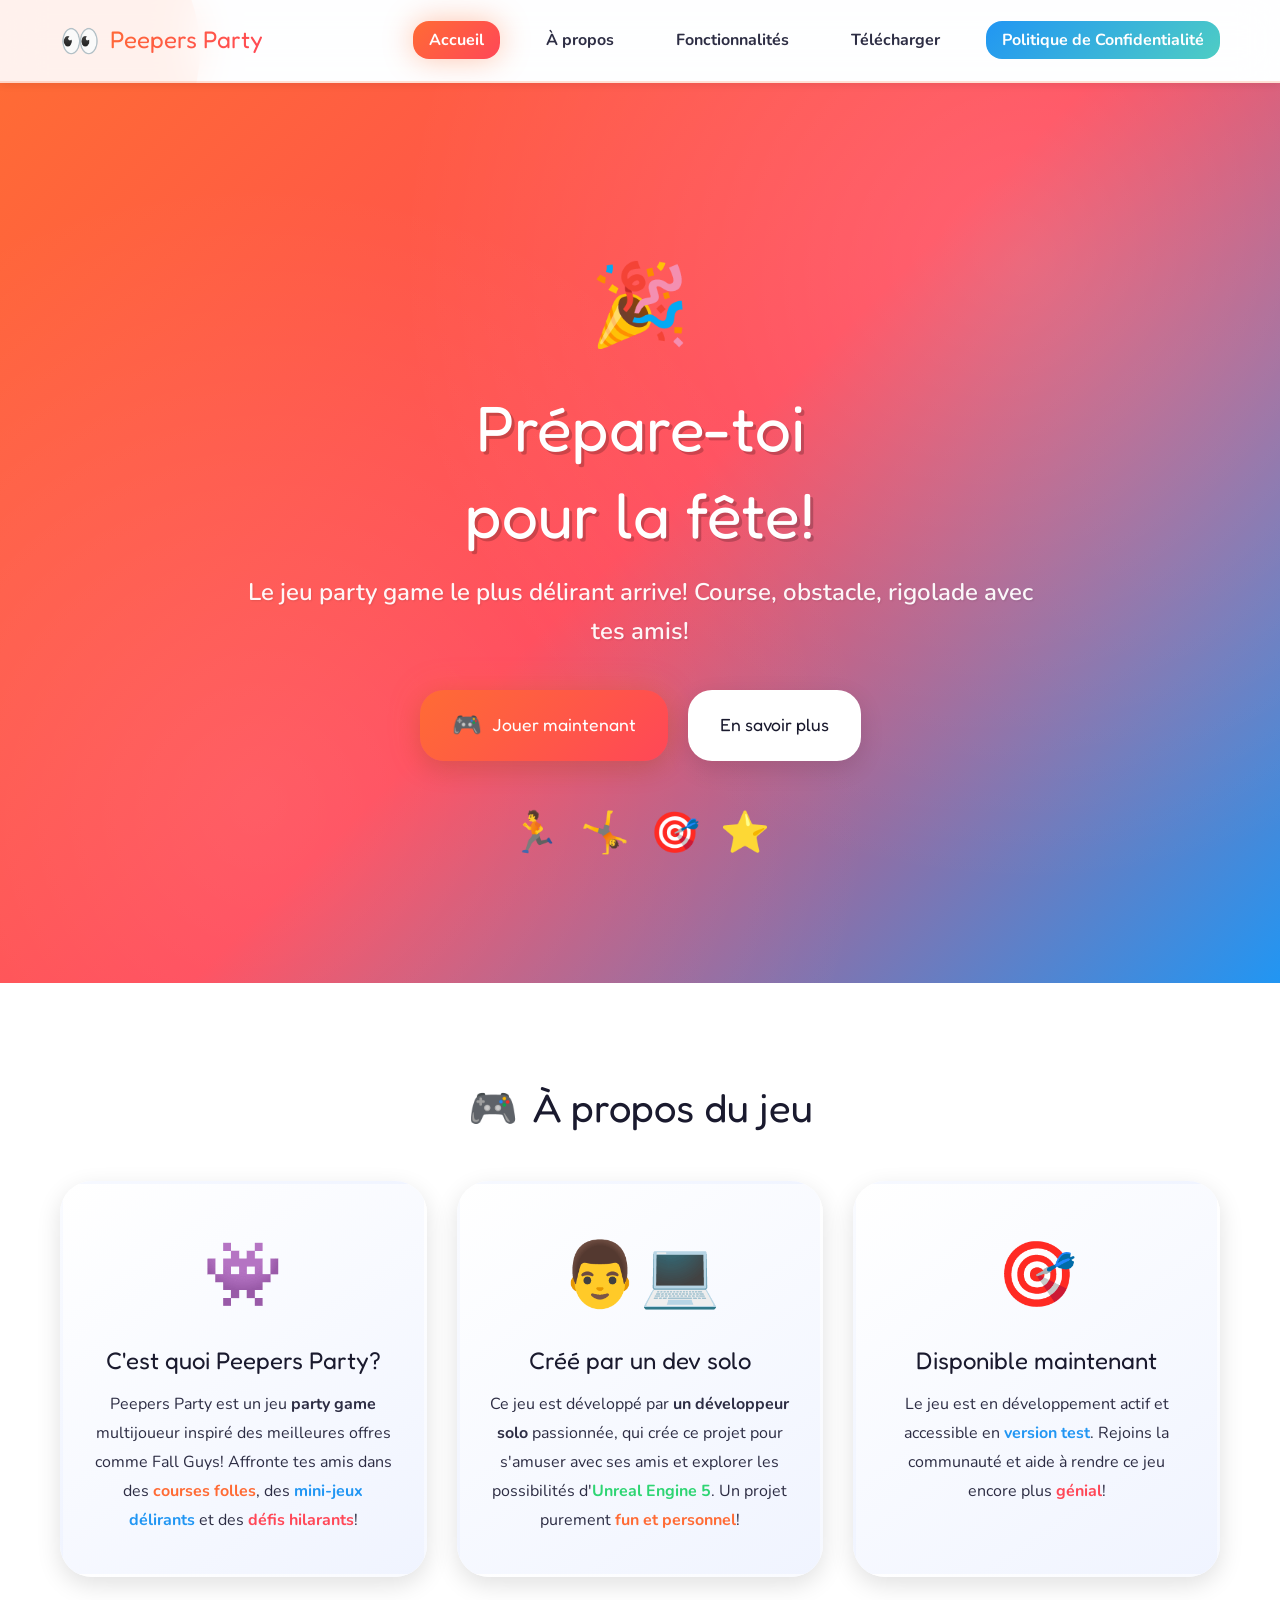
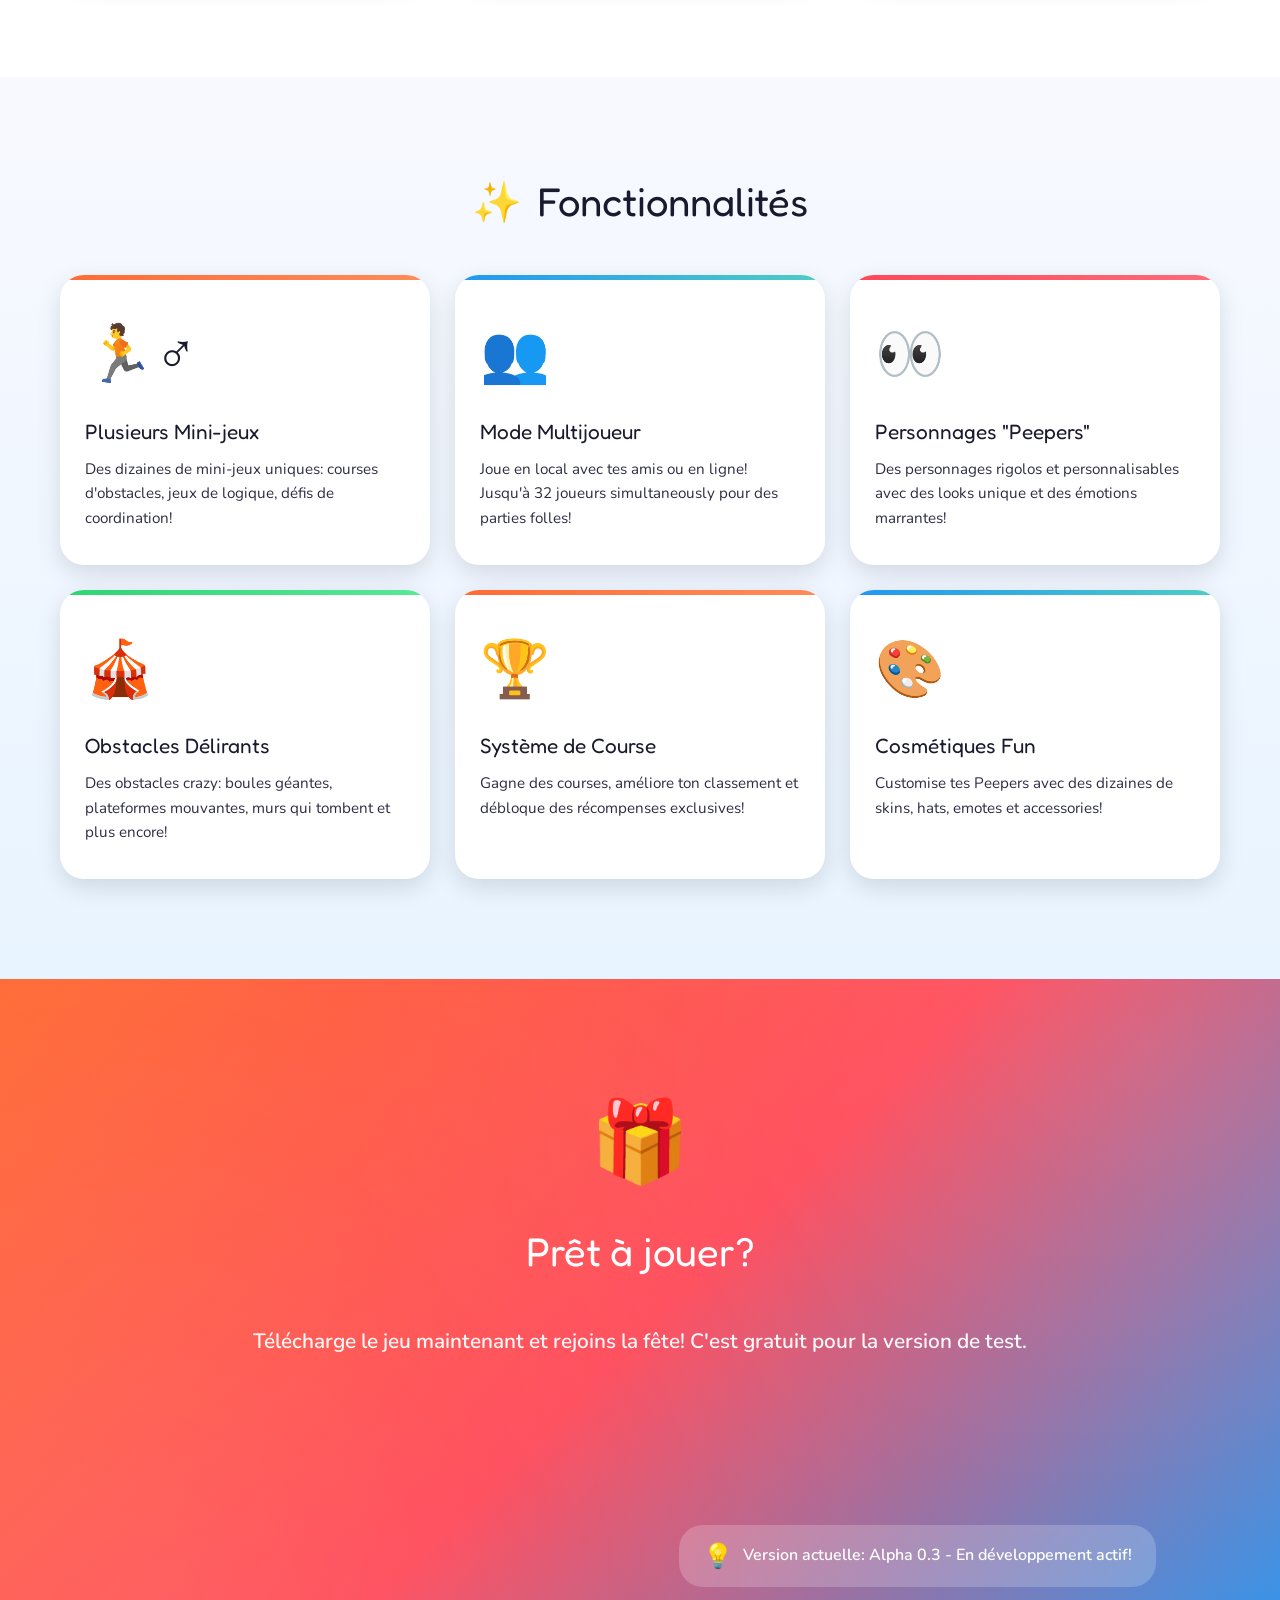
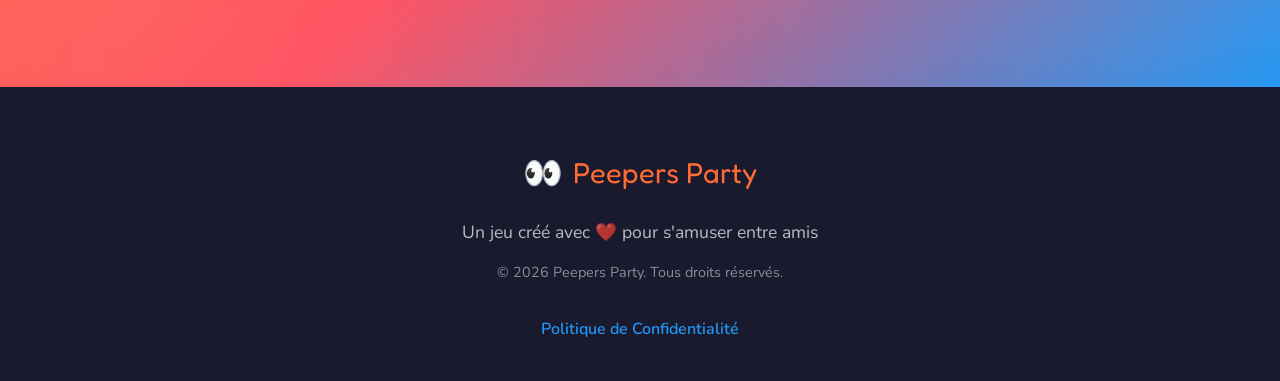
<file: index.html>
<!DOCTYPE html>
<html lang="fr">
<head>
    <meta charset="UTF-8">
    <meta name="viewport" content="width=device-width, initial-scale=1.0">
    <title>Peepers Party - Le jeu party game ultime!</title>
    <link rel="stylesheet" href="style.css">
    <link rel="preconnect" href="https://fonts.googleapis.com">
    <link rel="preconnect" href="https://fonts.gstatic.com" crossorigin>
    <link href="https://fonts.googleapis.com/css2?family=Fredoka+One&family=Nunito:wght@400;600;700;800&display=swap" rel="stylesheet">
</head>
<body>
    <!-- Formes décoratives en arrière-plan -->
    <div class="decorative-shapes">
        <div class="shape shape-1"></div>
        <div class="shape shape-2"></div>
        <div class="shape shape-3"></div>
        <div class="shape shape-4"></div>
        <div class="shape shape-5"></div>
        <div class="shape shape-6"></div>
    </div><!-- Navigation -->
    <nav class="navbar">
        <div class="nav-container">
            <a href="index.html" class="logo">
                <span class="logo-emoji">👀</span>
                <span class="logo-text">Peepers Party</span>
            </a>
            <ul class="nav-links">
                <li><a href="#home" class="active">Accueil</a></li>
                <li><a href="#about">À propos</a></li>
                <li><a href="#features">Fonctionnalités</a></li>
                <li><a href="#download">Télécharger</a></li>
                <li><a href="privacy-policy.html" class="nav-privacy">Politique de Confidentialité</a></li>
            </ul>
            <div class="menu-toggle">
                <span></span>
                <span></span>
                <span></span>
            </div>
        </div>
    </nav><!-- Hero Section -->
    <section id="home" class="hero">
        <div class="hero-content">
            <div class="hero-emoji">🎉</div>
            <h1 class="hero-title">
                <span class="title-word">Prépare-toi</span>
                <span class="title-word">pour la fête!</span>
            </h1>
            <p class="hero-subtitle">Le jeu party game le plus délirant arrive! Course, obstacle, rigolade avec tes amis!</p>
            <div class="hero-buttons">
                <a href="#download" class="btn btn-primary">
                    <span class="btn-icon">🎮</span>
                    Jouer maintenant
                </a>
                <a href="#about" class="btn btn-secondary">En savoir plus</a>
            </div>
            <div class="hero-decoration">
                <span class="bounce-emoji">🏃</span>
                <span class="bounce-emoji">🤸</span>
                <span class="bounce-emoji">🎯</span>
                <span class="bounce-emoji">⭐</span>
            </div>
        </div>
    </section><!-- À propos Section -->
    <section id="about" class="about-section">
        <div class="container">
            <h2 class="section-title">
                <span class="title-icon">🎮</span>
                À propos du jeu
            </h2>
            <div class="about-content">
                <div class="about-card">
                    <div class="about-icon">👾</div>
                    <h3>C'est quoi Peepers Party?</h3>
                    <p>Peepers Party est un jeu <strong>party game</strong> multijoueur inspiré des meilleures offres comme Fall Guys! Affronte tes amis dans des<span class="highlight-orange"> courses folles</span>, des <span class="highlight-blue">mini-jeux délirants</span> et des <span class="highlight-red">défis hilarants</span>!</p>
                </div>
                <div class="about-card">
                    <div class="about-icon">👨💻</div>
                    <h3>Créé par un dev solo</h3>
                    <p>Ce jeu est développé par <strong>un développeur solo</strong> passionnée, qui crée ce projet pour s'amuser avec ses amis et explorer les possibilités d'<span class="highlight-green">Unreal Engine 5</span>. Un projet purement <span class="highlight-orange">fun et personnel</span>!</p>
                </div>
                <div class="about-card">
                    <div class="about-icon">🎯</div>
                    <h3>Disponible maintenant</h3>
                    <p>Le jeu est en développement actif et accessible en <span class="highlight-blue">version test</span>. Rejoins la communauté et aide à rendre ce jeu encore plus <span class="highlight-red">génial</span>!</p>
                </div>
            </div>
        </div>
    </section><!-- Fonctionnalités Section -->
    <section id="features" class="features-section">
        <div class="container">
            <h2 class="section-title">
                <span class="title-icon">✨</span>
                Fonctionnalités
            </h2>
            <div class="features-grid">
                <div class="feature-card feature-orange">
                    <div class="feature-icon">🏃♂️</div>
                    <h3>Plusieurs Mini-jeux</h3>
                    <p>Des dizaines de mini-jeux uniques: courses d'obstacles, jeux de logique, défis de coordination!</p>
                </div>
                <div class="feature-card feature-blue">
                    <div class="feature-icon">👥</div>
                    <h3>Mode Multijoueur</h3>
                    <p>Joue en local avec tes amis ou en ligne! Jusqu'à 32 joueurs simultaneously pour des parties folles!</p>
                </div>
                <div class="feature-card feature-red">
                    <div class="feature-icon">👀</div>
                    <h3>Personnages "Peepers"</h3>
                    <p>Des personnages rigolos et personnalisables avec des looks unique et des émotions marrantes!</p>
                </div>
                <div class="feature-card feature-green">
                    <div class="feature-icon">🎪</div>
                    <h3>Obstacles Délirants</h3>
                    <p>Des obstacles crazy: boules géantes, plateformes mouvantes, murs qui tombent et plus encore!</p>
                </div>
                <div class="feature-card feature-orange">
                    <div class="feature-icon">🏆</div>
                    <h3>Système de Course</h3>
                    <p>Gagne des courses, améliore ton classement et débloque des récompenses exclusives!</p>
                </div>
                <div class="feature-card feature-blue">
                    <div class="feature-icon">🎨</div>
                    <h3>Cosmétiques Fun</h3>
                    <p>Customise tes Peepers avec des dizaines de skins, hats, emotes et accessories!</p>
                </div>
            </div>
        </div>
    </section><!-- Télécharger Section -->
    <section id="download" class="download-section">
        <div class="container">
            <div class="download-content">
                <div class="download-emoji">🎁</div>
                <h2 class="section-title">Prêt à jouer?</h2>
                <p class="download-text">Télécharge le jeu maintenant et rejoins la fête! C'est gratuit pour la version de test.</p>
                <iframe frameborder="0" src="https://itch.io/embed/4662168?linkback=true&border_width=0&fg_color=de9100&link_color=5b5ffa" width="550" height="165"><a href="https://bready131313.itch.io/peepers-party">Peepers Party by Bready131313</a></iframe>
                <div class="download-note">
                    <span class="note-icon">💡</span>
                    <span>Version actuelle: Alpha 0.3 - En développement actif!</span>
                </div>
            </div>
        </div>
    </section><!-- Footer -->
    <footer class="footer">
        <div class="container">
            <div class="footer-content">
                <div class="footer-logo">
                    <span class="logo-emoji">👀</span>
                    <span>Peepers Party</span>
                </div>
                <p class="footer-text">Un jeu créé avec ❤️ pour s'amuser entre amis</p>
                <p class="footer-copyright">© 2026 Peepers Party. Tous droits réservés.</p>
                <div class="footer-links">
                    <a href="privacy-policy.html" class="footer-link">Politique de Confidentialité</a>
                </div>
            </div>
        </div>
    </footer>

    <script>
        // Menu toggle pour mobile
        document.querySelector('.menu-toggle').addEventListener('click', function() {
            document.querySelector('.nav-links').classList.toggle('active');
            this.classList.toggle('active');
        });// Smooth scroll pour les liens de navigation
        document.querySelectorAll('a[href^="#"]').forEach(anchor => {
            anchor.addEventListener('click', function (e) {
                e.preventDefault();
                const target = document.querySelector(this.getAttribute('href'));
                if (target) {
                    target.scrollIntoView({
                        behavior: 'smooth'
                    });
                }
            });
        });
    </script>
<script defer src="https://static.cloudflareinsights.com/beacon.min.js/v833ccba57c9e4d2798f2e76cebdd09a11778172276447" integrity="sha512-57MDmcccJXYtNnH+ZiBwzC4jb2rvgVCEokYN+L/nLlmO8rfYT/gIpW2A569iJ/3b+0UEasghjuZH/ma3wIs/EQ==" data-cf-beacon='{"version":"2024.11.0","token":"8607d2a720d14b038279025b2b5a82e5","server_timing":{"name":{"cfCacheStatus":true,"cfEdge":true,"cfExtPri":true,"cfL4":true,"cfOrigin":true,"cfSpeedBrain":true},"location_startswith":null}}' crossorigin="anonymous"></script>
</body>
</html>
</file>
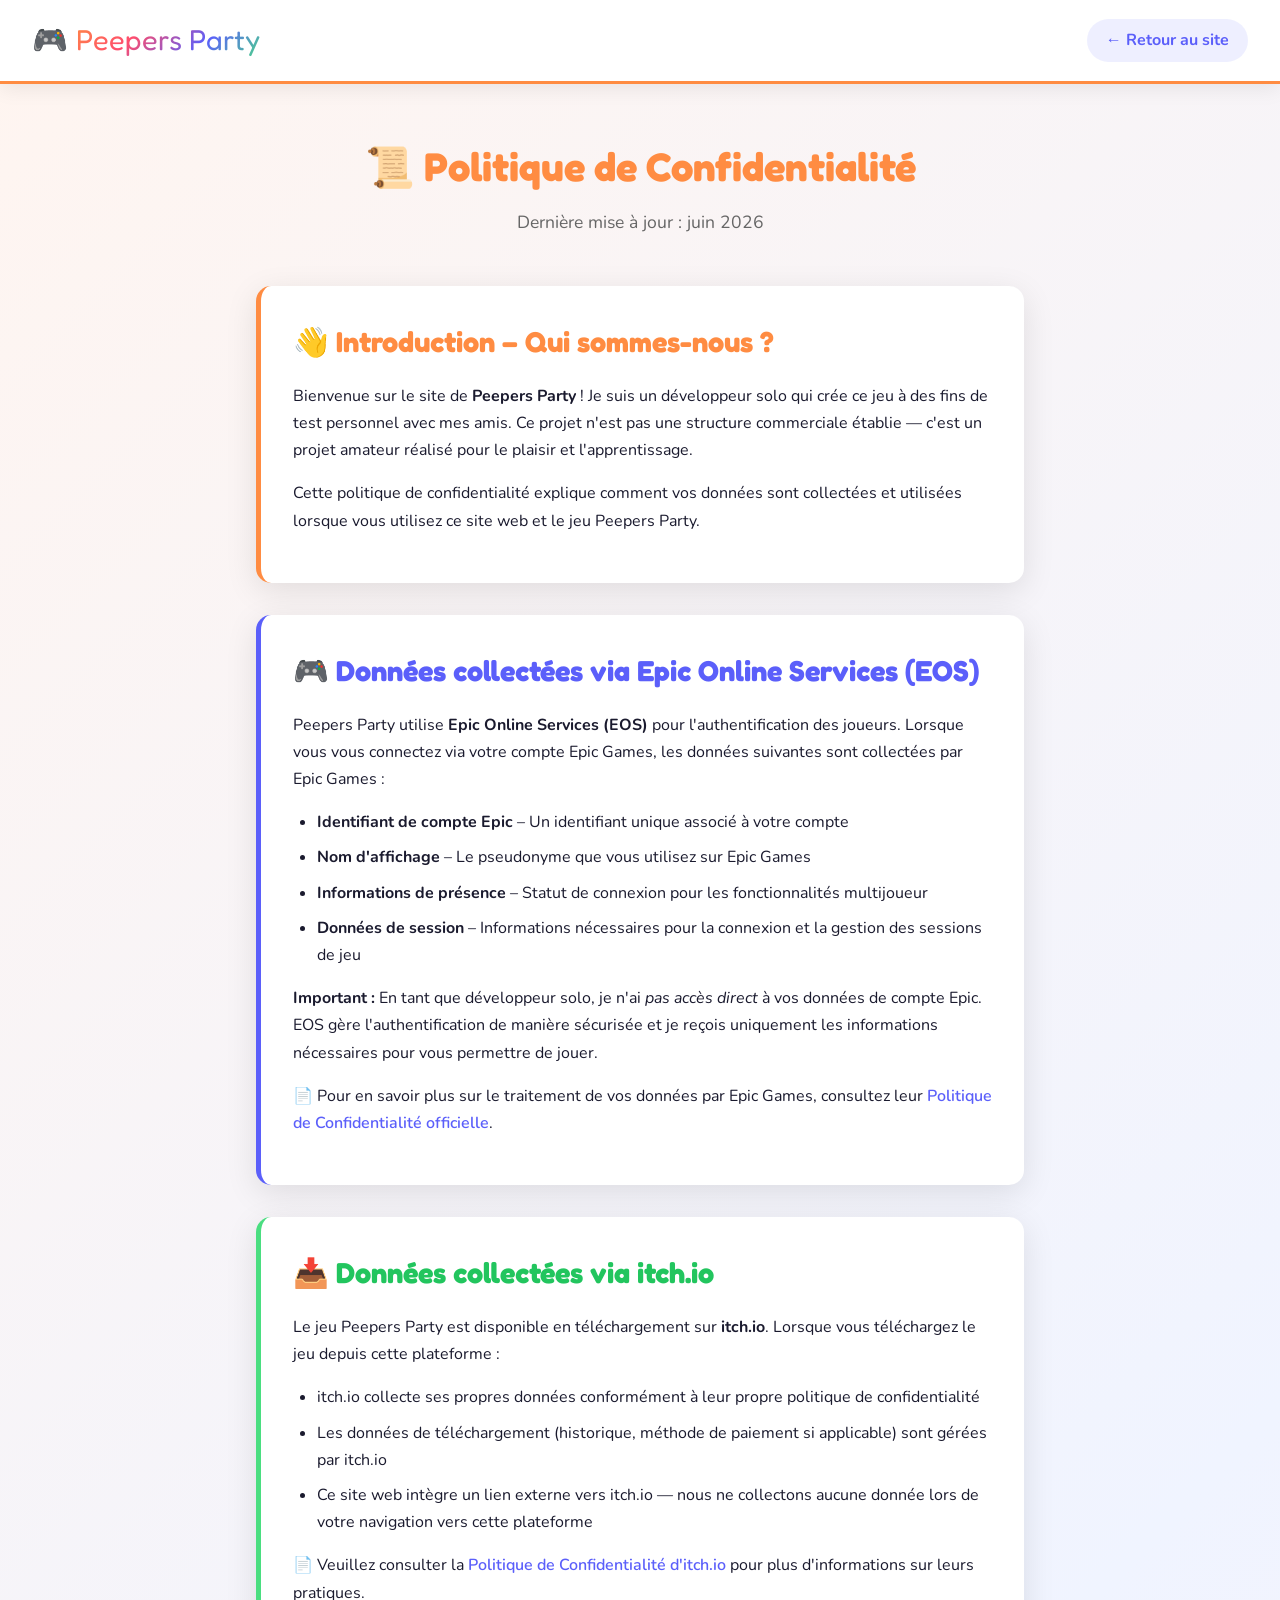
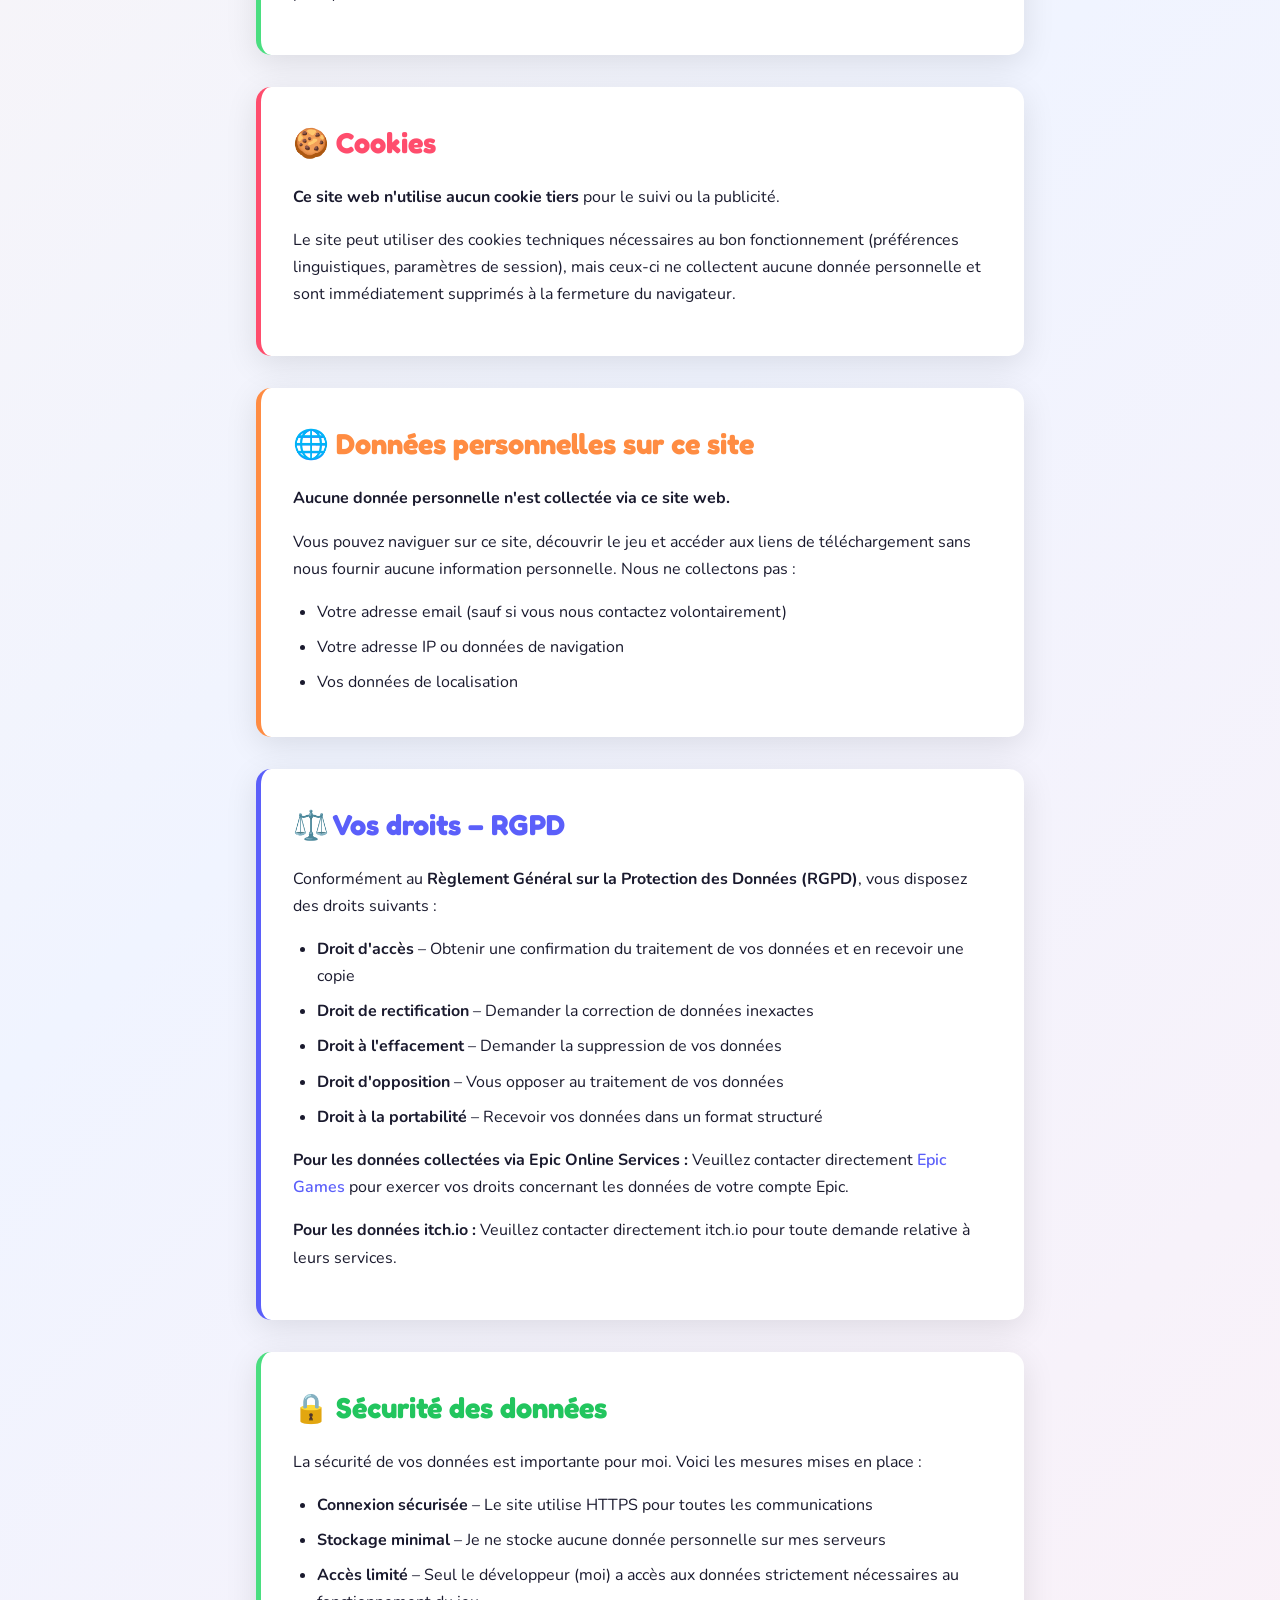
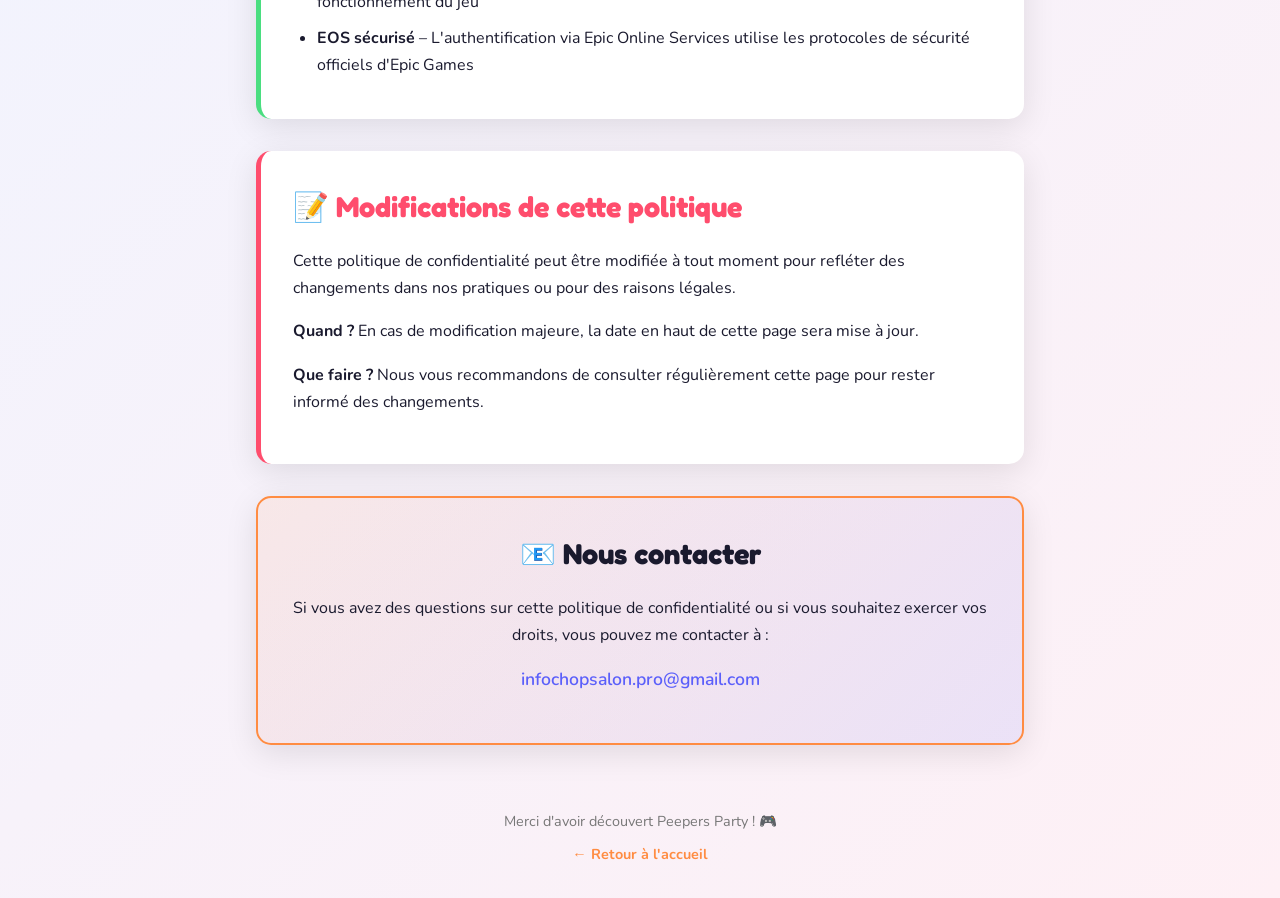
<file: privacy-policy.html>
<!DOCTYPE html>
<html lang="fr">
<head>
    <meta charset="UTF-8">
    <meta name="viewport" content="width=device-width, initial-scale=1.0">
    <title>Politique de Confidentialité – Peeper's Party</title>
    <link rel="preconnect" href="https://fonts.googleapis.com">
    <link rel="preconnect" href="https://fonts.gstatic.com" crossorigin>
    <link href="https://fonts.googleapis.com/css2?family=Fredoka+One&family=Nunito:wght@400;600;700&display=swap" rel="stylesheet">
    <style>
        :root {
            --orange: #ff8c42;
            --blue: #5b5ffa;
            --red: #ff4d6d;
            --green: #4ade80;
            --dark: #1a1a2e;
            --light: #f8f9ff;
            --card-shadow: 0 8px 32px rgba(0, 0, 0, 0.1);
        }

        * {
            margin: 0;
            padding: 0;
            box-sizing: border-box;
        }

        body {
            font-family: 'Nunito', sans-serif;
            background: linear-gradient(135deg, #fff5f0 0%, #f0f4ff 50%, #fef0f5 100%);
            color: var(--dark);
            line-height: 1.7;
            min-height: 100vh;
        }/* Sticky Navigation */
        nav {
            position: sticky;
            top: 0;
            background: rgba(255, 255, 255, 0.95);
            backdrop-filter: blur(20px);
            border-bottom: 3px solid var(--orange);
            padding: 1rem 2rem;
            display: flex;
            justify-content: space-between;
            align-items: center;
            z-index: 1000;
            box-shadow: 0 4px 20px rgba(0, 0, 0, 0.08);
        }

        .logo {
            font-family: 'Fredoka One', cursive;
            font-size: 1.8rem;
            color: var(--orange);
            text-decoration: none;
            display: flex;
            align-items: center;
            gap: 0.5rem;
        }

        .logo span {
            background: linear-gradient(135deg, var(--orange), var(--red), var(--blue), var(--green));
            -webkit-background-clip: text;
            -webkit-text-fill-color: transparent;
            background-clip: text;
        }

        .back-link {
            font-weight: 700;
            color: var(--blue);
            text-decoration: none;
            padding: 0.5rem 1.2rem;
            border-radius: 25px;
            background: rgba(91, 95, 250, 0.1);
            transition: all 0.3s ease;
        }

        .back-link:hover {
            background: var(--blue);
            color: white;
            transform: translateY(-2px);
        }

        .container {
            max-width: 800px;
            margin: 2rem auto;
            padding: 0 1rem;
        }

        .header {
            text-align: center;
            margin-bottom: 2rem;
            padding: 1rem;
        }

        .header h1 {
            font-family: 'Fredoka One', cursive;
            font-size: 2.5rem;
            color: var(--orange);
            margin-bottom: 0.5rem;
        }

        .header p {
            color: #666;
            font-size: 1.1rem;
        }

        .card {
            background: white;
            border-radius: 15px;
            padding: 2rem;
            margin-bottom: 2rem;
            box-shadow: var(--card-shadow);
            border-left: 5px solid;
            position: relative;
        }

        .card h2 {
            font-family: 'Fredoka One', cursive;
            font-size: 1.8rem;
            margin-bottom: 1rem;
            color: var(--dark);
        }

        .card p {
            margin-bottom: 1rem;
        }

        .card ul {
            padding-left: 1.5rem;
            margin-top: 0.8rem;
        }

        .card li {
            margin-bottom: 0.5rem;
        }

        .card a {
            color: var(--blue);
            font-weight: 600;
            text-decoration: none;
        }

        .card a:hover {
            text-decoration: underline;
        }

        /* Color variations for cards */
        .card.orange { border-left-color: var(--orange); }
        .card.orange h2 { color: var(--orange); }

        .card.blue { border-left-color: var(--blue); }
        .card.blue h2 { color: var(--blue); }

        .card.red { border-left-color: var(--red); }
        .card.red h2 { color: var(--red); }

        .card.green { border-left-color: var(--green); }
        .card.green h2 { color: #22c55e; }

        /* Contact Card Special */
        .card.contact {
            background: linear-gradient(135deg, rgba(255, 140, 66, 0.1), rgba(91, 95, 250, 0.1));
            border: 2px solid var(--orange);
            text-align: center;
        }

        /* Footer */
        footer {
            text-align: center;
            padding: 2rem;
            color: #777;
            font-size: 0.9rem;
        }

        footer a {
            color: var(--orange);
            font-weight: 700;
            text-decoration: none;
        }

        footer a:hover {
            text-decoration: underline;
        }

        /* Responsive */
        @media (max-width: 768px) {
            nav {
                padding: 1rem;
            }

            .logo {
                font-size: 1.4rem;
            }

            .header h1 {
                font-size: 1.8rem;
            }

            .container {
                padding: 2rem 1rem;
            }

            .card {
                padding: 1.5rem;
            }
        }
    </style>
</head>
<body>
    <!-- Navigation -->
    <nav>
        <a href="index.html" class="logo">🎮 <span>Peepers Party</span></a>
        <a href="index.html" class="back-link">← Retour au site</a>
    </nav>

    <div class="container">
        <!-- Header -->
        <div class="header">
            <h1>📜 Politique de Confidentialité</h1>
            <p>Dernière mise à jour : juin 2026</p>
        </div><!-- Section 1: Introduction -->
        <div class="card orange">
            <h2>👋 Introduction – Qui sommes-nous ?</h2>
            <p>Bienvenue sur le site de <strong>Peepers Party</strong> ! Je suis un développeur solo qui crée ce jeu à des fins de test personnel avec mes amis. Ce projet n'est pas une structure commerciale établie — c'est un projet amateur réalisé pour le plaisir et l'apprentissage.</p>
            <p style="margin-top: 1rem;">Cette politique de confidentialité explique comment vos données sont collectées et utilisées lorsque vous utilisez ce site web et le jeu Peepers Party.</p>
        </div><!-- Section 2: Epic Online Services -->
        <div class="card blue">
            <h2>🎮 Données collectées via Epic Online Services (EOS)</h2>
            <p>Peepers Party utilise <strong>Epic Online Services (EOS)</strong> pour l'authentification des joueurs. Lorsque vous vous connectez via votre compte Epic Games, les données suivantes sont collectées par Epic Games :</p>
            <ul>
                <li><strong>Identifiant de compte Epic</strong> – Un identifiant unique associé à votre compte</li>
                <li><strong>Nom d'affichage</strong> – Le pseudonyme que vous utilisez sur Epic Games</li>
                <li><strong>Informations de présence</strong> – Statut de connexion pour les fonctionnalités multijoueur</li>
                <li><strong>Données de session</strong> – Informations nécessaires pour la connexion et la gestion des sessions de jeu</li>
            </ul>
            <p style="margin-top: 1rem;"><strong>Important :</strong> En tant que développeur solo, je n'ai <em>pas accès direct</em> à vos données de compte Epic. EOS gère l'authentification de manière sécurisée et je reçois uniquement les informations nécessaires pour vous permettre de jouer.</p>
            <p style="margin-top: 1rem;">📄 Pour en savoir plus sur le traitement de vos données par Epic Games, consultez leur <a href="https://www.epicgames.com/site/fr/privacypolicy" target="_blank" rel="noopener">Politique de Confidentialité officielle</a>.</p>
        </div><!-- Section 3: itch.io -->
        <div class="card green">
            <h2>📥 Données collectées via itch.io</h2>
            <p>Le jeu Peepers Party est disponible en téléchargement sur <strong>itch.io</strong>. Lorsque vous téléchargez le jeu depuis cette plateforme :</p>
            <ul>
                <li>itch.io collecte ses propres données conformément à leur propre politique de confidentialité</li>
                <li>Les données de téléchargement (historique, méthode de paiement si applicable) sont gérées par itch.io</li>
                <li>Ce site web intègre un lien externe vers itch.io — nous ne collectons aucune donnée lors de votre navigation vers cette plateforme</li>
            </ul>
            <p style="margin-top: 1rem;">📄 Veuillez consulter la <a href="https://itch.io/docs/legal/privacy-policy" target="_blank" rel="noopener">Politique de Confidentialité d'itch.io</a> pour plus d'informations sur leurs pratiques.</p>
        </div>

        <!-- Section 4: Cookies -->
        <div class="card red">
            <h2>🍪 Cookies</h2>
            <p><strong>Ce site web n'utilise aucun cookie tiers</strong> pour le suivi ou la publicité.</p>
            <p style="margin-top: 0.8rem;">Le site peut utiliser des cookies techniques nécessaires au bon fonctionnement (préférences linguistiques, paramètres de session), mais ceux-ci ne collectent aucune donnée personnelle et sont immédiatement supprimés à la fermeture du navigateur.</p>
        </div><!-- Section 5: Données personnelles sur ce site -->
        <div class="card orange">
            <h2>🌐 Données personnelles sur ce site</h2>
            <p><strong>Aucune donnée personnelle n'est collectée via ce site web.</strong></p>
            <p style="margin-top: 0.8rem;">Vous pouvez naviguer sur ce site, découvrir le jeu et accéder aux liens de téléchargement sans nous fournir aucune information personnelle. Nous ne collectons pas :</p>
            <ul>
                <li>Votre adresse email (sauf si vous nous contactez volontairement)</li>
                <li>Votre adresse IP ou données de navigation</li>
                <li>Vos données de localisation</li>
            </ul>
        </div><!-- Section 6: Droits des utilisateurs (RGPD) -->
        <div class="card blue">
            <h2>⚖️ Vos droits – RGPD</h2>
            <p>Conformément au <strong>Règlement Général sur la Protection des Données (RGPD)</strong>, vous disposez des droits suivants :</p>
            <ul>
                <li><strong>Droit d'accès</strong> – Obtenir une confirmation du traitement de vos données et en recevoir une copie</li>
                <li><strong>Droit de rectification</strong> – Demander la correction de données inexactes</li>
                <li><strong>Droit à l'effacement</strong> – Demander la suppression de vos données</li>
                <li><strong>Droit d'opposition</strong> – Vous opposer au traitement de vos données</li>
                <li><strong>Droit à la portabilité</strong> – Recevoir vos données dans un format structuré</li>
            </ul>
            <p style="margin-top: 1rem;"><strong>Pour les données collectées via Epic Online Services :</strong> Veuillez contacter directement <a href="https://www.epicgames.com/site/fr/privacypolicy" target="_blank">Epic Games</a> pour exercer vos droits concernant les données de votre compte Epic.</p>
            <p style="margin-top: 0.8rem;"><strong>Pour les données itch.io :</strong> Veuillez contacter directement itch.io pour toute demande relative à leurs services.</p>
        </div><!-- Section 7: Sécurité des données -->
        <div class="card green">
            <h2>🔒 Sécurité des données</h2>
            <p>La sécurité de vos données est importante pour moi. Voici les mesures mises en place :</p>
            <ul>
                <li><strong>Connexion sécurisée</strong> – Le site utilise HTTPS pour toutes les communications</li>
                <li><strong>Stockage minimal</strong> – Je ne stocke aucune donnée personnelle sur mes serveurs</li>
                <li><strong>Accès limité</strong> – Seul le développeur (moi) a accès aux données strictement nécessaires au fonctionnement du jeu</li>
                <li><strong>EOS sécurisé</strong> – L'authentification via Epic Online Services utilise les protocoles de sécurité officiels d'Epic Games</li>
            </ul>
        </div>

        <!-- Section 8: Modifications de la politique -->
        <div class="card red">
            <h2>📝 Modifications de cette politique</h2>
            <p>Cette politique de confidentialité peut être modifiée à tout moment pour refléter des changements dans nos pratiques ou pour des raisons légales.</p>
            <p style="margin-top: 0.8rem;"><strong>Quand ?</strong> En cas de modification majeure, la date en haut de cette page sera mise à jour.</p>
            <p style="margin-top: 0.8rem;"><strong>Que faire ?</strong> Nous vous recommandons de consulter régulièrement cette page pour rester informé des changements.</p>
        </div><!-- Section 9: Contact -->
        <div class="card contact">
            <h2>📧 Nous contacter</h2>
            <p>Si vous avez des questions sur cette politique de confidentialité ou si vous souhaitez exercer vos droits, vous pouvez me contacter à :</p>
            <p style="margin-top: 1rem; font-weight: 600; font-size: 1.1rem; color: var(--blue);">
                infochopsalon.pro@gmail.com
            </p>
        </div>
    </div><!-- Footer -->
    <footer>
        <p>Merci d'avoir découvert Peepers Party ! 🎮</p>
        <p style="margin-top: 0.5rem;"><a href="index.html">← Retour à l'accueil</a></p>
    </footer>
</body>
</html>
</file>
<file: style.css>
/* ========================================
   PEEPERS PARTY - Style CSS
   Theme: Fun, Colorful, Party Game
   ======================================== */

/* ====================
   CSS Variables
   ==================== */
:root {
    /* Couleurs principales */
    --orange: #FF6B35;
    --blue: #2196F3;
    --red: #FF4757;
    --vert: #2ED573;
    
    /* Couleurs supplémentaires */
    --orange-light: #FF8C5A;
    --blue-light: #4ECDC4;
    --red-light: #FF6B7A;
    --vert-light: #5AE896;
    
    /* Couleurs neutres */
    --dark: #1a1a2e;
    --dark-light: #2d2d44;
    --white: #ffffff;
    --light-bg: #f8f9ff;
    
    /* Couleurs dégradées */
    --gradient-hero: linear-gradient(135deg, #FF6B35 0%, #FF4757 50%, #2196F3 100%);
    --gradient-card: linear-gradient(145deg, #ffffff 0%, #f0f4ff 100%);
    
    /* Ombres */
    --shadow-sm: 0 2px 8px rgba(0, 0, 0, 0.08);
    --shadow-md: 0 8px 24px rgba(0, 0, 0, 0.12);
    --shadow-lg: 0 16px 48px rgba(0, 0, 0, 0.16);
    --shadow-glow-orange: 0 0 30px rgba(255, 107, 53, 0.4);
    --shadow-glow-blue: 0 0 30px rgba(33, 150, 243, 0.4);
    --shadow-glow-red: 0 0 30px rgba(255, 71, 87, 0.4);
    --shadow-glow-green: 0 0 30px rgba(46, 213, 115, 0.4);
    
    /* Polices */
    --font-heading: 'Fredoka One', cursive;
    --font-body: 'Nunito', sans-serif;
    
    /* Border radius */
    --radius-sm: 8px;
    --radius-md: 16px;
    --radius-lg: 24px;
    --radius-xl: 32px;
    --radius-full: 50%;
}

/* ====================
   Reset CSS
   ==================== */
*, *::before, *::after {
    margin: 0;
    padding: 0;
    box-sizing: border-box;
}

html {
    scroll-behavior: smooth;
}

body {
    font-family: var(--font-body);
    font-size: 16px;
    line-height: 1.6;
    color: var(--dark);
    background: var(--light-bg);
    overflow-x: hidden;
}

h1, h2, h3, h4, h5, h6 {
    font-family: var(--font-heading);
    font-weight: 400;
    line-height: 1.2;
}

a {
    text-decoration: none;
    color: inherit;
    transition: all 0.3s ease;
}

ul {
    list-style: none;
}

img {
    max-width: 100%;
    height: auto;
}

.container {
    max-width: 1200px;
    margin: 0 auto;
    padding: 0 20px;
}

/* ====================
   Formes décoratives
   ==================== */
.decorative-shapes {
    position: fixed;
    top: 0;
    left: 0;
    width: 100%;
    height: 100%;
    pointer-events: none;
    z-index: -1;
    overflow: hidden;
}

.shape {
    position: absolute;
    border-radius: var(--radius-full);
    opacity: 0.6;
    animation: float 6s ease-in-out infinite;
}

.shape-1 {
    width: 300px;
    height: 300px;
    background: var(--orange);
    top: -100px;
    left: -100px;
    animation-delay: 0s;
}

.shape-2 {
    width: 200px;
    height: 200px;
    background: var(--blue);
    top: 50%;
    right: -50px;
    animation-delay: 1s;
}

.shape-3 {
    width: 150px;
    height: 150px;
    background: var(--red);
    bottom: 20%;
    left: 10%;
    animation-delay: 2s;
}

.shape-4 {
    width: 100px;
    height: 100px;
    background: var(--vert);
    top: 30%;
    left: 20%;
    animation-delay: 3s;
}

.shape-5 {
    width: 80px;
    height: 80px;
    background: var(--orange);
    bottom: 10%;
    right: 15%;
    animation-delay: 4s;
}

.shape-6 {
    width: 250px;
    height: 250px;
    background: var(--blue-light);
    top: 60%;
    left: -80px;
    opacity: 0.3;
    animation-delay: 5s;
}

/* ====================
   Navigation
   ==================== */
.navbar {
    position: sticky;
    top: 0;
    z-index: 1000;
    background: rgba(255, 255, 255, 0.85);
    backdrop-filter: blur(20px);
    -webkit-backdrop-filter: blur(20px);
    border-bottom: 2px solid rgba(255, 107, 53, 0.2);
    box-shadow: var(--shadow-sm);
}

.nav-container {
    max-width: 1200px;
    margin: 0 auto;
    padding: 15px 20px;
    display: flex;
    justify-content: space-between;
    align-items: center;
}

.logo {
    display: flex;
    align-items: center;
    gap: 10px;
    font-family: var(--font-heading);
    font-size: 1.5rem;
    color: var(--orange);
}

.logo-emoji {
    font-size: 2rem;
    animation: bounce 2s ease-in-out infinite;
}

.logo-text {
    background: linear-gradient(135deg, var(--orange), var(--red));
    -webkit-background-clip: text;
    -webkit-text-fill-color: transparent;
    background-clip: text;
}

.nav-links {
    display: flex;
    align-items: center;
    gap: 30px;
}

.nav-links a {
    font-weight: 700;
    font-size: 1rem;
    color: var(--dark-light);
    padding: 8px 16px;
    border-radius: var(--radius-md);
    transition: all 0.3s ease;
}

.nav-links a:hover,
.nav-links a.active {
    background: linear-gradient(135deg, var(--orange), var(--red));
    color: var(--white);
    transform: translateY(-2px);
    box-shadow: var(--shadow-glow-orange);
}

.nav-privacy {
    background: linear-gradient(135deg, var(--blue), var(--blue-light));
    color: var(--white) !important;
}

.nav-privacy:hover {
    box-shadow: var(--shadow-glow-blue);
}

.menu-toggle {
    display: none;
    flex-direction: column;
    gap: 5px;
    cursor: pointer;
    padding: 5px;
}

.menu-toggle span {
    width: 25px;
    height: 3px;
    background: var(--orange);
    border-radius: 3px;
    transition: all 0.3s ease;
}

/* ====================
   Hero Section
   ==================== */
.hero {
    min-height: 100vh;
    display: flex;
    align-items: center;
    justify-content: center;
    text-align: center;
    padding: 100px 20px 60px;
    background: var(--gradient-hero);
    position: relative;
    overflow: hidden;
}

.hero::before {
    content: '';
    position: absolute;
    top: 0;
    left: 0;
    right: 0;
    bottom: 0;
    background: 
        radial-gradient(circle at 20% 80%, rgba(255, 255, 255, 0.1) 0%, transparent 50%),
        radial-gradient(circle at 80% 20%, rgba(255, 255, 255, 0.15) 0%, transparent 50%);
}

.hero-content {
    position: relative;
    z-index: 1;
    max-width: 800px;
}

.hero-emoji {
    font-size: 5rem;
    margin-bottom: 20px;
    animation: pulse 2s ease-in-out infinite, float 4s ease-in-out infinite;
}

.hero-title {
    font-size: 4rem;
    color: var(--white);
    margin-bottom: 20px;
    text-shadow: 3px 3px 0 rgba(0, 0, 0, 0.2);
    display: flex;
    flex-direction: column;
    gap: 10px;
}

.title-word {
    display: inline-block;
    animation: slideInUp 0.8s ease-out forwards;
    opacity: 0;
    transform: translateY(30px);
}

.title-word:nth-child(1) {
    animation-delay: 0.2s;
}

.title-word:nth-child(2) {
    animation-delay: 0.4s;
}

.hero-subtitle {
    font-size: 1.5rem;
    color: rgba(255, 255, 255, 0.95);
    margin-bottom: 40px;
    font-weight: 600;
    text-shadow: 1px 1px 2px rgba(0, 0, 0, 0.1);
    animation: slideInUp 0.8s ease-out 0.6s forwards;
    opacity: 0;
}

.hero-buttons {
    display: flex;
    gap: 20px;
    justify-content: center;
    flex-wrap: wrap;
    animation: slideInUp 0.8s ease-out 0.8s forwards;
    opacity: 0;
}

.hero-decoration {
    margin-top: 40px;
    display: flex;
    gap: 20px;
    justify-content: center;
    animation: slideInUp 0.8s ease-out 1s forwards;
    opacity: 0;
}

.bounce-emoji {
    font-size: 2.5rem;
    animation: bounce 2s ease-in-out infinite;
}

.bounce-emoji:nth-child(1) { animation-delay: 0s; }
.bounce-emoji:nth-child(2) { animation-delay: 0.3s; }
.bounce-emoji:nth-child(3) { animation-delay: 0.6s; }
.bounce-emoji:nth-child(4) { animation-delay: 0.9s; }

/* ====================
   Buttons
   ==================== */
.btn {
    display: inline-flex;
    align-items: center;
    gap: 10px;
    padding: 16px 32px;
    font-family: var(--font-heading);
    font-size: 1.1rem;
    border-radius: var(--radius-lg);
    border: none;
    cursor: pointer;
    transition: all 0.3s ease;
    position: relative;
    overflow: hidden;
}

.btn::before {
    content: '';
    position: absolute;
    top: 0;
    left: -100%;
    width: 100%;
    height: 100%;
    background: linear-gradient(90deg, transparent, rgba(255, 255, 255, 0.3), transparent);
    transition: left 0.5s ease;
}

.btn:hover::before {
    left: 100%;
}

.btn-primary {
    background: linear-gradient(135deg, var(--orange), var(--red));
    color: var(--white);
    box-shadow: var(--shadow-md), var(--shadow-glow-orange);
}

.btn-primary:hover {
    transform: translateY(-4px) scale(1.02);
    box-shadow: var(--shadow-lg), 0 0 50px rgba(255, 107, 53, 0.6);
}

.btn-secondary {
    background: var(--white);
    color: var(--dark);
    box-shadow: var(--shadow-md);
}

.btn-secondary:hover {
    transform: translateY(-4px);
    box-shadow: var(--shadow-lg);
    background: var(--orange);
    color: var(--white);
}

.btn-itch {
    background: linear-gradient(135deg, #fa5c5c, #ff6b6b);
    box-shadow: var(--shadow-md), 0 0 30px rgba(250, 92, 92, 0.4);
}

.btn-itch:hover {
    box-shadow: var(--shadow-lg), 0 0 50px rgba(250, 92, 92, 0.6);
}

.btn-large {
    padding: 20px 40px;
    font-size: 1.3rem;
}

.btn-icon {
    font-size: 1.5rem;
}

/* ====================
   Section Titles
   ==================== */
.section-title {
    font-size: 2.5rem;
    text-align: center;
    margin-bottom: 50px;
    color: var(--dark);
    display: flex;
    align-items: center;
    justify-content: center;
    gap: 15px;
}

.title-icon {
    font-size: 2.5rem;
    animation: pulse 2s ease-in-out infinite;
}

/* ====================
   About Section
   ==================== */
.about-section {
    padding: 100px 0;
    background: var(--white);
    position: relative;
}

.about-content {
    display: grid;
    grid-template-columns: repeat(auto-fit, minmax(300px, 1fr));
    gap: 30px;
}

.about-card {
    background: var(--gradient-card);
    padding: 40px 30px;
    border-radius: var(--radius-xl);
    box-shadow: var(--shadow-md);
    text-align: center;
    transition: all 0.4s ease;
    border: 3px solid transparent;
}

.about-card:hover {
    transform: translateY(-10px);
    box-shadow: var(--shadow-lg);
    border-color: var(--orange);
}

.about-icon {
    font-size: 4rem;
    margin-bottom: 20px;
    animation: float 3s ease-in-out infinite;
}

.about-card h3 {
    font-size: 1.5rem;
    color: var(--dark);
    margin-bottom: 15px;
}

.about-card p {
    color: var(--dark-light);
    font-size: 1rem;
    line-height: 1.8;
}

.highlight-orange {
    color: var(--orange);
    font-weight: 700;
}

.highlight-blue {
    color: var(--blue);
    font-weight: 700;
}

.highlight-red {
    color: var(--red);
    font-weight: 700;
}

.highlight-green {
    color: var(--vert);
    font-weight: 700;
}

/* ====================
   Features Section
   ==================== */
.features-section {
    padding: 100px 0;
    background: linear-gradient(180deg, var(--light-bg) 0%, #e8f4ff 100%);
}

.features-grid {
    display: grid;
    grid-template-columns: repeat(auto-fit, minmax(280px, 1fr));
    gap: 25px;
}

.feature-card {
    background: var(--white);
    padding: 35px 25px;
    border-radius: var(--radius-lg);
    box-shadow: var(--shadow-md);
    transition: all 0.4s ease;
    position: relative;
    overflow: hidden;
}

.feature-card::before {
    content: '';
    position: absolute;
    top: 0;
    left: 0;
    right: 0;
    height: 5px;
    transition: height 0.3s ease;
}

.feature-card:hover {
    transform: translateY(-8px) scale(1.02);
    box-shadow: var(--shadow-lg);
}

.feature-card:hover::before {
    height: 8px;
}

.feature-orange::before { background: linear-gradient(90deg, var(--orange), var(--orange-light)); }
.feature-orange:hover { border: 2px solid var(--orange); }
.feature-blue::before { background: linear-gradient(90deg, var(--blue), var(--blue-light)); }
.feature-blue:hover { border: 2px solid var(--blue); }
.feature-red::before { background: linear-gradient(90deg, var(--red), var(--red-light)); }
.feature-red:hover { border: 2px solid var(--red); }
.feature-green::before { background: linear-gradient(90deg, var(--vert), var(--vert-light)); }
.feature-green:hover { border: 2px solid var(--vert); }

.feature-icon {
    font-size: 3.5rem;
    margin-bottom: 20px;
    display: block;
    transition: transform 0.3s ease;
}

.feature-card:hover .feature-icon {
    transform: scale(1.2) rotate(10deg);
}

.feature-card h3 {
    font-size: 1.3rem;
    color: var(--dark);
    margin-bottom: 12px;
}

.feature-card p {
    color: var(--dark-light);
    font-size: 0.95rem;
    line-height: 1.6;
}

/* ====================
   Download Section
   ==================== */
.download-section {
    padding: 100px 0;
    background: var(--gradient-hero);
    position: relative;
    overflow: hidden;
}

.download-section::before {
    content: '';
    position: absolute;
    top: -50%;
    left: -50%;
    width: 200%;
    height: 200%;
    background: 
        radial-gradient(circle at 30% 70%, rgba(255, 255, 255, 0.1) 0%, transparent 40%),
        radial-gradient(circle at 70% 30%, rgba(255, 255, 255, 0.1) 0%, transparent 40%);
    animation: rotate 20s linear infinite;
}

.download-content {
    position: relative;
    z-index: 1;
    text-align: center;
}

.download-emoji {
    font-size: 5rem;
    margin-bottom: 20px;
    animation: float 3s ease-in-out infinite, pulse 2s ease-in-out infinite;
}

.download-section .section-title {
    color: var(--white);
}

.download-text {
    font-size: 1.3rem;
    color: rgba(255, 255, 255, 0.95);
    margin-bottom: 40px;
    font-weight: 600;
}

.download-note {
    display: inline-flex;
    align-items: center;
    gap: 10px;
    background: rgba(255, 255, 255, 0.2);
    padding: 12px 24px;
    border-radius: var(--radius-lg);
    margin-top: 30px;
    color: var(--white);
    font-weight: 600;
}

.note-icon {
    font-size: 1.5rem;
}

/* ====================
   Footer
   ==================== */
.footer {
    background: var(--dark);
    color: var(--white);
    padding: 60px 0 30px;
    text-align: center;
}

.footer-logo {
    display: flex;
    align-items: center;
    justify-content: center;
    gap: 10px;
    font-family: var(--font-heading);
    font-size: 1.8rem;
    color: var(--orange);
    margin-bottom: 20px;
}

.footer-logo .logo-emoji {
    font-size: 2rem;
    animation: bounce 2s ease-in-out infinite;
}

.footer-text {
    color: rgba(255, 255, 255, 0.7);
    margin-bottom: 15px;
    font-size: 1.1rem;
}

.footer-copyright {
    color: rgba(255, 255, 255, 0.5);
    font-size: 0.9rem;
    margin-bottom: 25px;
}

.footer-links {
    display: flex;
    justify-content: center;
    gap: 20px;
    flex-wrap: wrap;
}

.footer-link {
    color: var(--blue);
    font-weight: 600;
    padding: 8px 16px;
    border-radius: var(--radius-md);
    transition: all 0.3s ease;
}

.footer-link:hover {
    background: var(--blue);
    color: var(--white);
}

/* ====================
   Privacy Policy Page
   ==================== */
.privacy-section {
    padding: 120px 0 60px;
    min-height: 100vh;
    background: linear-gradient(180deg, var(--light-bg) 0%, #e8f4ff 100%);
}

.privacy-container {
    max-width: 800px;
    margin: 0 auto;
    padding: 0 20px;
}

.privacy-header {
    text-align: center;
    margin-bottom: 50px;
}

.privacy-header h1 {
    font-size: 2.5rem;
    color: var(--dark);
    display: flex;
    align-items: center;
    justify-content: center;
    gap: 15px;
}

.privacy-content {
    background: var(--white);
    padding: 50px;
    border-radius: var(--radius-xl);
    box-shadow: var(--shadow-lg);
}

.privacy-content p {
    color: var(--dark-light);
    font-size: 1.1rem;
    line-height: 1.8;
    margin-bottom: 25px;
}

.privacy-content ul {
    margin-bottom: 25px;
}

.privacy-content li {
    color: var(--dark-light);
    font-size: 1.05rem;
    padding: 12px 0;
    padding-left: 30px;
    position: relative;
    border-bottom: 1px solid rgba(0, 0, 0, 0.05);
}

.privacy-content li::before {
    content: '✓';
    position: absolute;
    left: 0;
    color: var(--vert);
    font-weight: bold;
    font-size: 1.2rem;
}

.privacy-content li strong {
    color: var(--dark);
}

.privacy-content a {
    color: var(--blue);
    font-weight: 600;
    text-decoration: underline;
}

.privacy-content a:hover {
    color: var(--red);
}

.privacy-back {
    display: inline-flex;
    align-items: center;
    gap: 10px;
    margin-top: 30px;
    padding: 12px 24px;
    background: var(--orange);
    color: var(--white);
    font-weight: 700;
    border-radius: var(--radius-lg);
    transition: all 0.3s ease;
}

.privacy-back:hover {
    background: var(--red);
    transform: translateX(-5px);
}

/* ====================
   Keyframe Animations
   ==================== */
@keyframes float {
    0%, 100% {
        transform: translateY(0);
    }
    50% {
        transform: translateY(-20px);
    }
}

@keyframes bounce {
    0%, 100% {
        transform: translateY(0);
    }
    50% {
        transform: translateY(-15px);
    }
}

@keyframes pulse {
    0%, 100% {
        transform: scale(1);
    }
    50% {
        transform: scale(1.1);
    }
}

@keyframes slideInUp {
    from {
        opacity: 0;
        transform: translateY(30px);
    }
    to {
        opacity: 1;
        transform: translateY(0);
    }
}

@keyframes rotate {
    from {
        transform: rotate(0deg);
    }
    to {
        transform: rotate(360deg);
    }
}

@keyframes gradientShift {
    0% {
        background-position: 0% 50%;
    }
    50% {
        background-position: 100% 50%;
    }
    100% {
        background-position: 0% 50%;
    }
}

@keyframes spin {
    from {
        transform: rotate(0deg);
    }
    to {
        transform: rotate(360deg);
    }
}

/* ====================
   Responsive Design
   ==================== */
@media (max-width: 1024px) {
    .hero-title {
        font-size: 3rem;
    }
    
    .section-title {
        font-size: 2rem;
    }
}

@media (max-width: 768px) {
    .menu-toggle {
        display: flex;
    }
    
    .nav-links {
        position: absolute;
        top: 100%;
        left: 0;
        right: 0;
        background: var(--white);
        flex-direction: column;
        padding: 20px;
        gap: 10px;
        box-shadow: var(--shadow-md);
        transform: translateY(-20px);
        opacity: 0;
        visibility: hidden;
        transition: all 0.3s ease;
    }
    
    .nav-links.active {
        transform: translateY(0);
        opacity: 1;
        visibility: visible;
    }
    
    .hero {
        padding: 80px 20px 40px;
    }
    
    .hero-title {
        font-size: 2.2rem;
    }
    
    .hero-subtitle {
        font-size: 1.1rem;
    }
    
    .hero-emoji {
        font-size: 3.5rem;
    }
    
    .hero-buttons {
        flex-direction: column;
        align-items: center;
    }
    
    .btn {
        width: 100%;
        max-width: 280px;
        justify-content: center;
    }
    
    .hero-decoration {
        flex-wrap: wrap;
    }
    
    .bounce-emoji {
        font-size: 2rem;
    }
    
    .about-section,
    .features-section,
    .download-section {
        padding: 60px 0;
    }
    
    .section-title {
        font-size: 1.8rem;
        flex-direction: column;
    }
    
    .features-grid {
        grid-template-columns: 1fr;
    }
    
    .privacy-content {
        padding: 30px 20px;
    }
    
    .privacy-header h1 {
        font-size: 1.8rem;
        flex-direction: column;
    }
}

@media (max-width: 480px) {
    .hero-title {
        font-size: 1.8rem;
    }
    
    .logo {
        font-size: 1.2rem;
    }
    
    .logo-emoji {
        font-size: 1.5rem;
    }
    
    .download-emoji {
        font-size: 3.5rem;
    }
    
    .download-text {
        font-size: 1rem;
    }
    
    .about-content {
        grid-template-columns: 1fr;
    }
}
</file>
